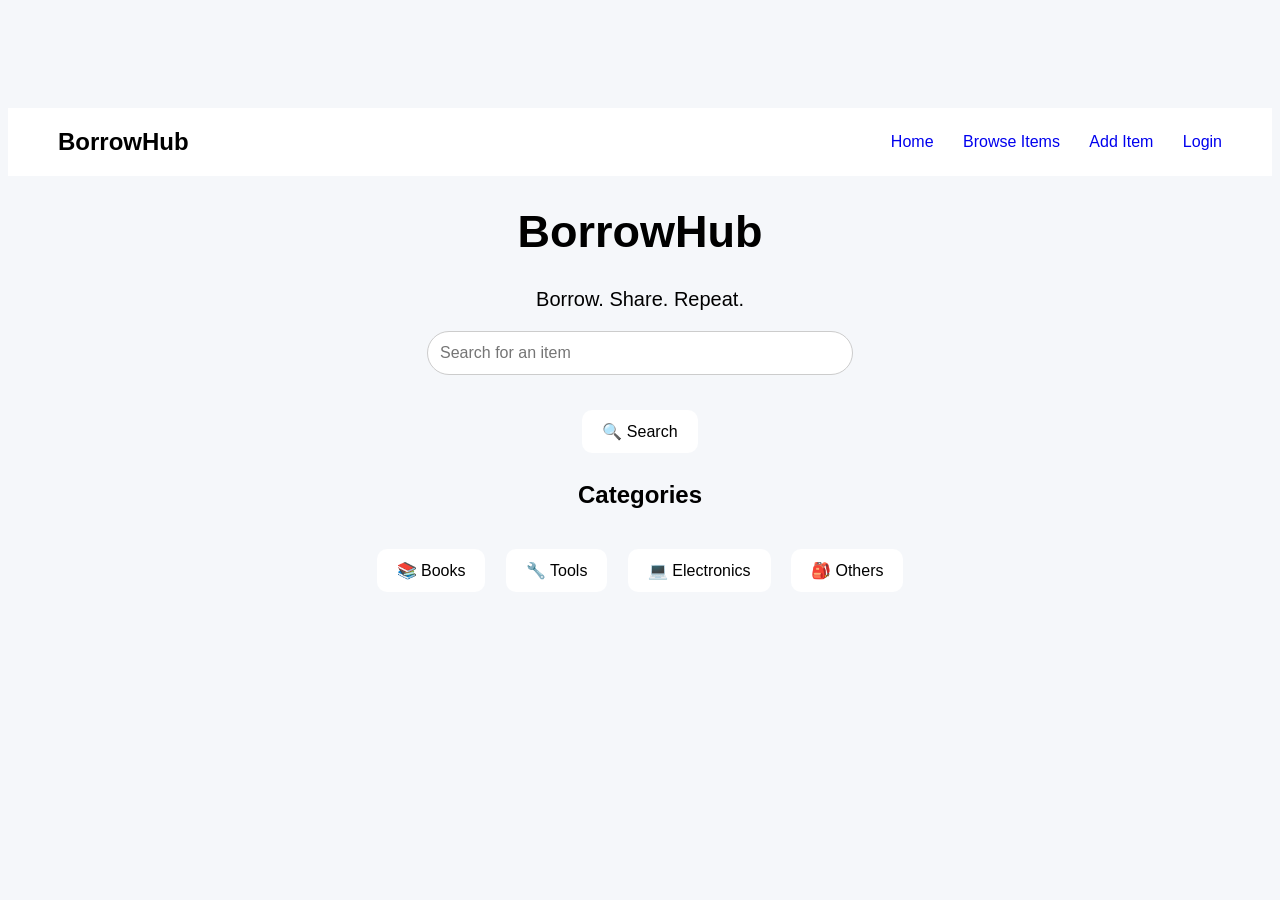
<file: index.html>
<!DOCTYPE html>
<html>

<head>
    <title>BorrowHub</title>
    <link rel="stylesheet" href="style.css">
</head>

<body>

    <nav>
        <h2>BorrowHub</h2>

        <div>
            <a href="index.html">Home</a>
            <a href="browse.html">Browse Items</a>
            <a href="add-item.html">Add Item</a>
            <a href="login.html">Login</a>
        </div>
    </nav>

    <h1>BorrowHub</h1>

    <p>Borrow. Share. Repeat.</p>

    <input type="text" id="searchBox" placeholder="Search for an item">

    <button onclick="searchItem()">🔍 Search</button>

    <h2>Categories</h2>

    <button>📚 Books</button>
    <button>🔧 Tools</button>
    <button>💻 Electronics</button>
    <button>🎒 Others</button>

    <script src="script.js"></script>

</body>

</html>
</file>
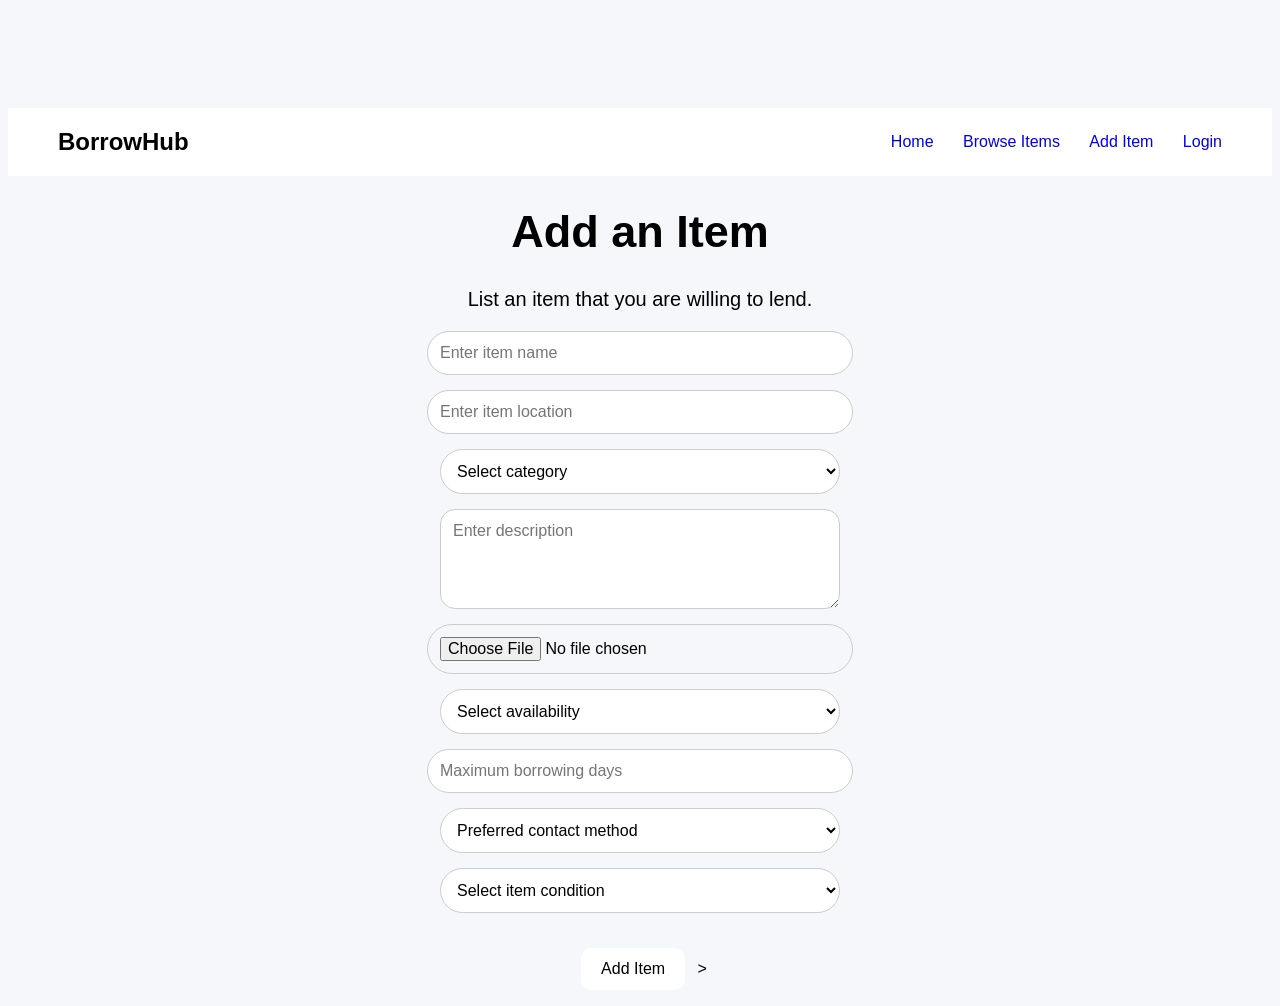
<file: add-item.html>
<!DOCTYPE html>
<html>

<head>
    <title>BorrowHub - Add Item</title>
    <link rel="stylesheet" href="style.css">
</head>

<body>

    <nav>
        <h2>BorrowHub</h2>

        <div>
            <a href="index.html">Home</a>
            <a href="browse.html">Browse Items</a>
            <a href="add-item.html">Add Item</a>
            <a href="login.html">Login</a>
        </div>
    </nav>

    <h1>Add an Item</h1>

    <p>List an item that you are willing to lend.</p>

    <input type="text" placeholder="Enter item name">
    <input type="text" placeholder="Enter item location">
    <select>
    <option value="">Select category</option>
    <option value="Books">📚 Books</option>
    <option value="Tools">🔧 Tools</option>
    <option value="Electronics">💻 Electronics</option>
    <option value="Others">🎒 Others</option>
</select>

    <textarea placeholder="Enter description"></textarea>
    <input type="file" accept="image/*">
    <select>
    <option value="">Select availability</option>
    <option value="available">Available</option>
    <option value="not-available">Not Available</option>
</select>
<input type="number" placeholder="Maximum borrowing days" min="1">
<select>
    <option value="">Preferred contact method</option>
    <option value="email">📧 Email</option>
    <option value="phone">📱 Phone</option>
</select>
<select>
    <option value="">Select item condition</option>
    <option value="new">✨ New</option>
    <option value="good">👍 Good</option>
    <option value="used">♻️ Used</option>
</select>
    <button>Add Item</button>

</body>

</html>>
</file>
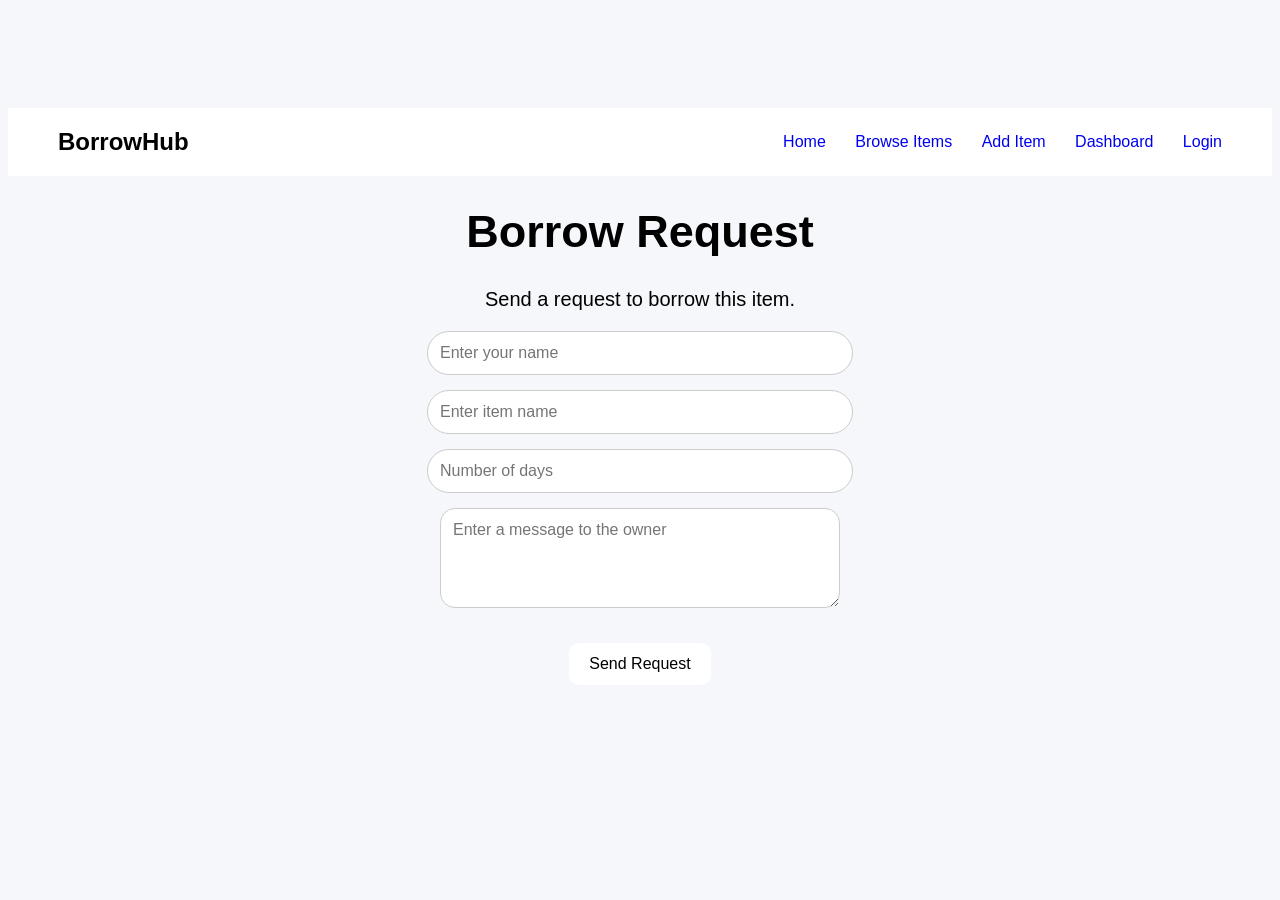
<file: borrow-request.html>
<!DOCTYPE html>
<html>

<head>
    <title>BorrowHub - Borrow Request</title>
    <link rel="stylesheet" href="style.css">
</head>

<body>

    <nav>
        <h2>BorrowHub</h2>

        <div>
            <a href="index.html">Home</a>
            <a href="browse.html">Browse Items</a>
            <a href="add-item.html">Add Item</a>
            <a href="dashboard.html">Dashboard</a>
            <a href="login.html">Login</a>
        </div>
    </nav>

    <h1>Borrow Request</h1>

    <p>Send a request to borrow this item.</p>

    <input type="text" placeholder="Enter your name">

    <input type="text" placeholder="Enter item name">

    <input type="number" placeholder="Number of days" min="1">

    <textarea placeholder="Enter a message to the owner"></textarea>

    <button onclick="window.location.href='dashboard.html'">Send Request</button>

</body>

</html>
</file>
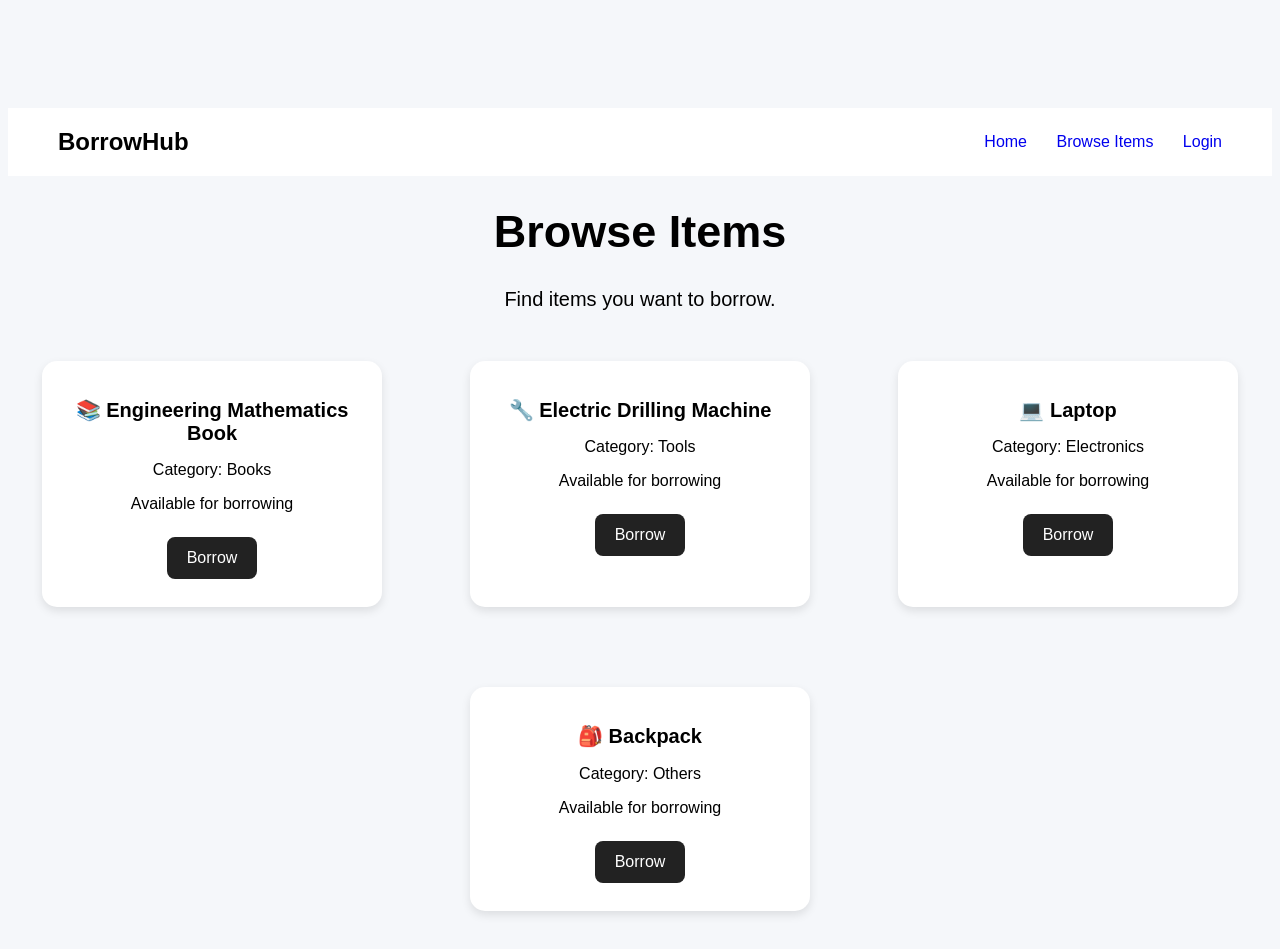
<file: browse.html>
<!DOCTYPE html>
<html>

<head>
    <title>BorrowHub - Browse Items</title>
    <link rel="stylesheet" href="style.css">
</head>

<body>

    <nav>
        <h2>BorrowHub</h2>

        <div>
            <a href="index.html">Home</a>
            <a href="browse.html">Browse Items</a>
            <a href="login.html">Login</a>
        </div>
    </nav>

    <h1>Browse Items</h1>
    <p id="searchResult"></p>

    <p>Find items you want to borrow.</p>

    <div class="items-container">

        <div class="item-card" data-item="Engineering Mathematics Book">

            <h2>📚 Engineering Mathematics Book</h2>

            <p>Category: Books</p>

            <p>Available for borrowing</p>

            <button onclick="window.location.href='borrow-request.html'">
                Borrow
            </button>

        </div>


        <div class="item-card" data-item="Electric Drilling Machine">

            <h2>🔧 Electric Drilling Machine</h2>

            <p>Category: Tools</p>

            <p>Available for borrowing</p>

            <button onclick="window.location.href='borrow-request.html'">
                Borrow
            </button>

        </div>


        <div class="item-card" data-item="Laptop">

            <h2>💻 Laptop</h2>

            <p>Category: Electronics</p>

            <p>Available for borrowing</p>

            <button onclick="window.location.href='borrow-request.html'">
                Borrow
            </button>

        </div>


        <div class="item-card" data-item="Backpack">

            <h2>🎒 Backpack</h2>

            <p>Category: Others</p>

            <p>Available for borrowing</p>

            <button onclick="window.location.href='borrow-request.html'">
                Borrow
            </button>

        </div>

    </div>

    <script src="script.js"></script>

</body>

</html>
</file>
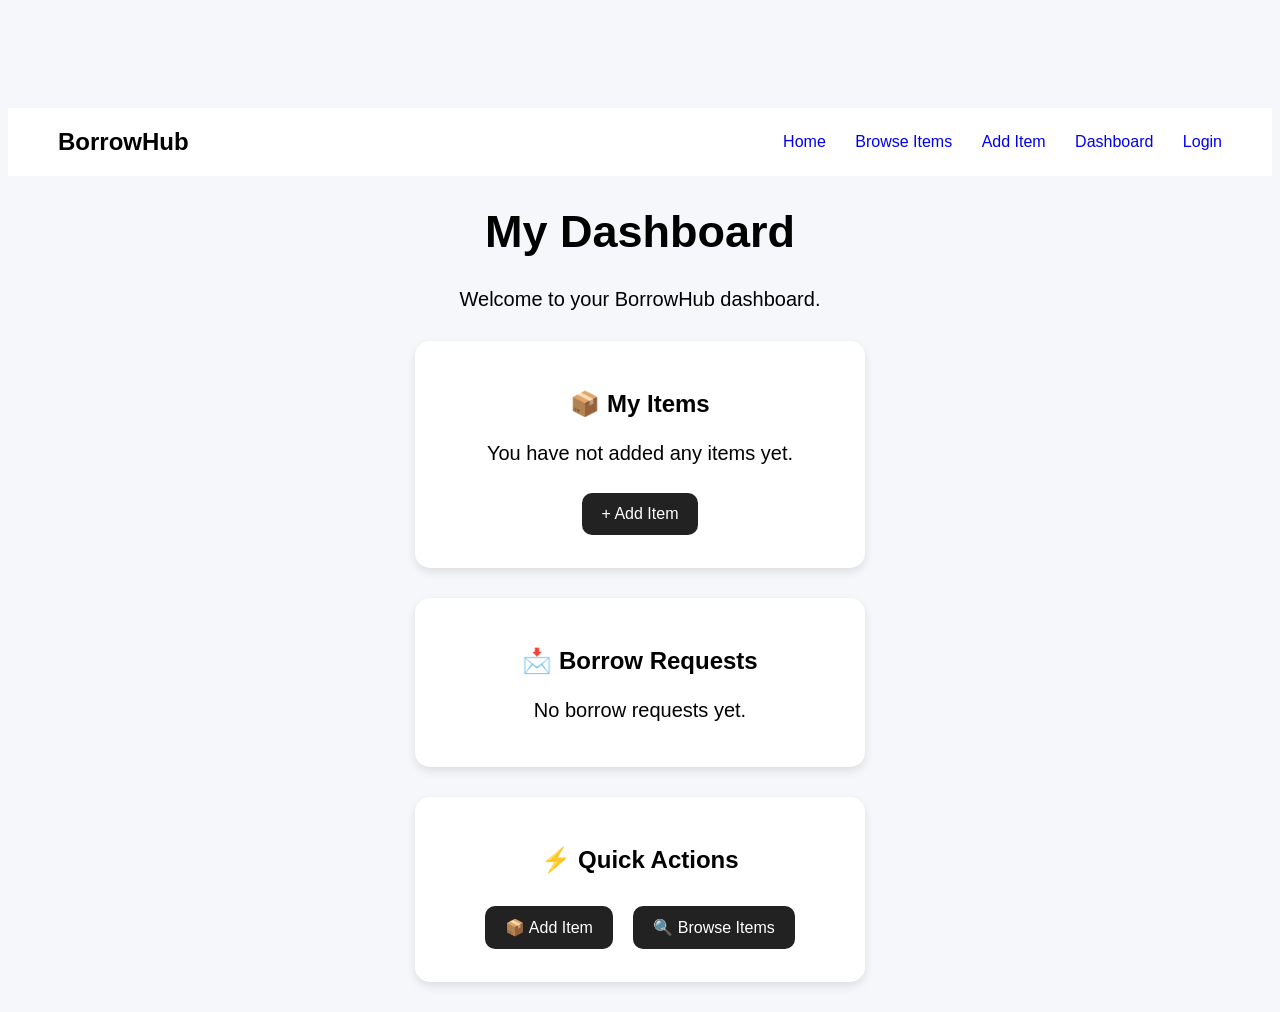
<file: dashboard.html>
<!DOCTYPE html>
<html>

<head>
    <title>BorrowHub - Dashboard</title>
    <link rel="stylesheet" href="style.css">
</head>

<body>

    <nav>
        <h2>BorrowHub</h2>

        <div>
            <a href="index.html">Home</a>
            <a href="browse.html">Browse Items</a>
            <a href="add-item.html">Add Item</a>
            <a href="dashboard.html">Dashboard</a>
            <a href="login.html">Login</a>
        </div>
    </nav>

    <h1>My Dashboard</h1>

    <p>Welcome to your BorrowHub dashboard.</p>

    <div class="dashboard-card">

    <h3>📦 My Items</h3>

    <p>You have not added any items yet.</p>

    <button onclick="window.location.href='add-item.html'">
        + Add Item
    </button>

</div>
    <div class="dashboard-card">

    <h3>📩 Borrow Requests</h3>

    <p>No borrow requests yet.</p>

</div>
<div class="dashboard-card">

    <h3>⚡ Quick Actions</h3>

    <button onclick="window.location.href='add-item.html'">
        📦 Add Item
    </button>

    <button onclick="window.location.href='browse.html'">
        🔍 Browse Items
    </button>

</div>

</body>

</html>
</file>
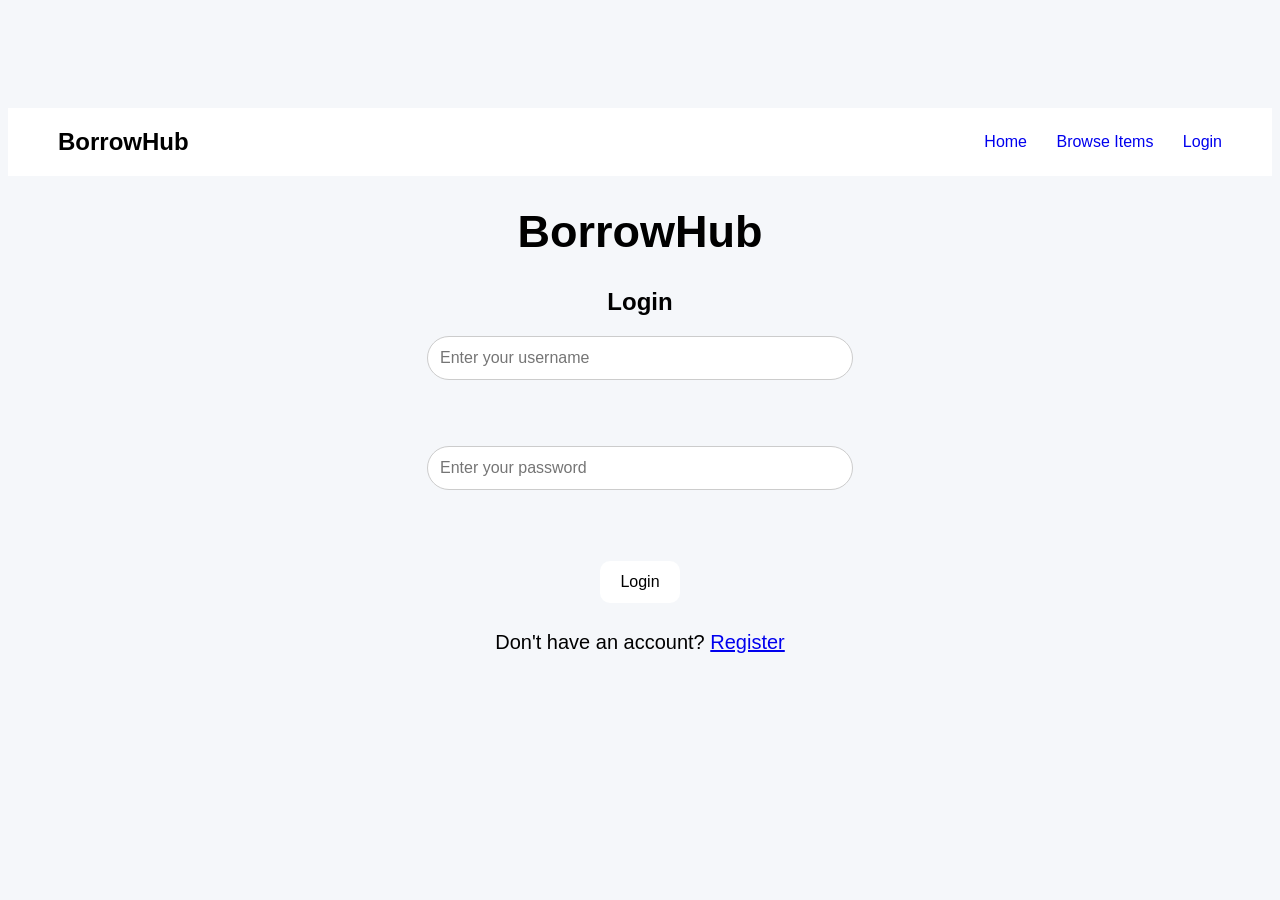
<file: login.html>
<!DOCTYPE html>
<html>

<head>
    <title>BorrowHub - Login</title>
    <link rel="stylesheet" href="style.css">
</head>

<body>
    <nav>
    <h2>BorrowHub</h2>

    <div>
        <a href="index.html">Home</a>
        <a href="#">Browse Items</a>
        <a href="login.html">Login</a>
    </div>
</nav>

    <h1>BorrowHub</h1>

    <h2>Login</h2>

    <input type="text" id="username" placeholder="Enter your username">

    <br><br>

    <input type="password" id="password" placeholder="Enter your password">

    <br><br>

    <button onclick="validateLogin()">Login</button>
    <p>Don't have an account? <a href="register.html">Register</a></p>
    <script src="script.js"></script>

</body>

</html>
</file>
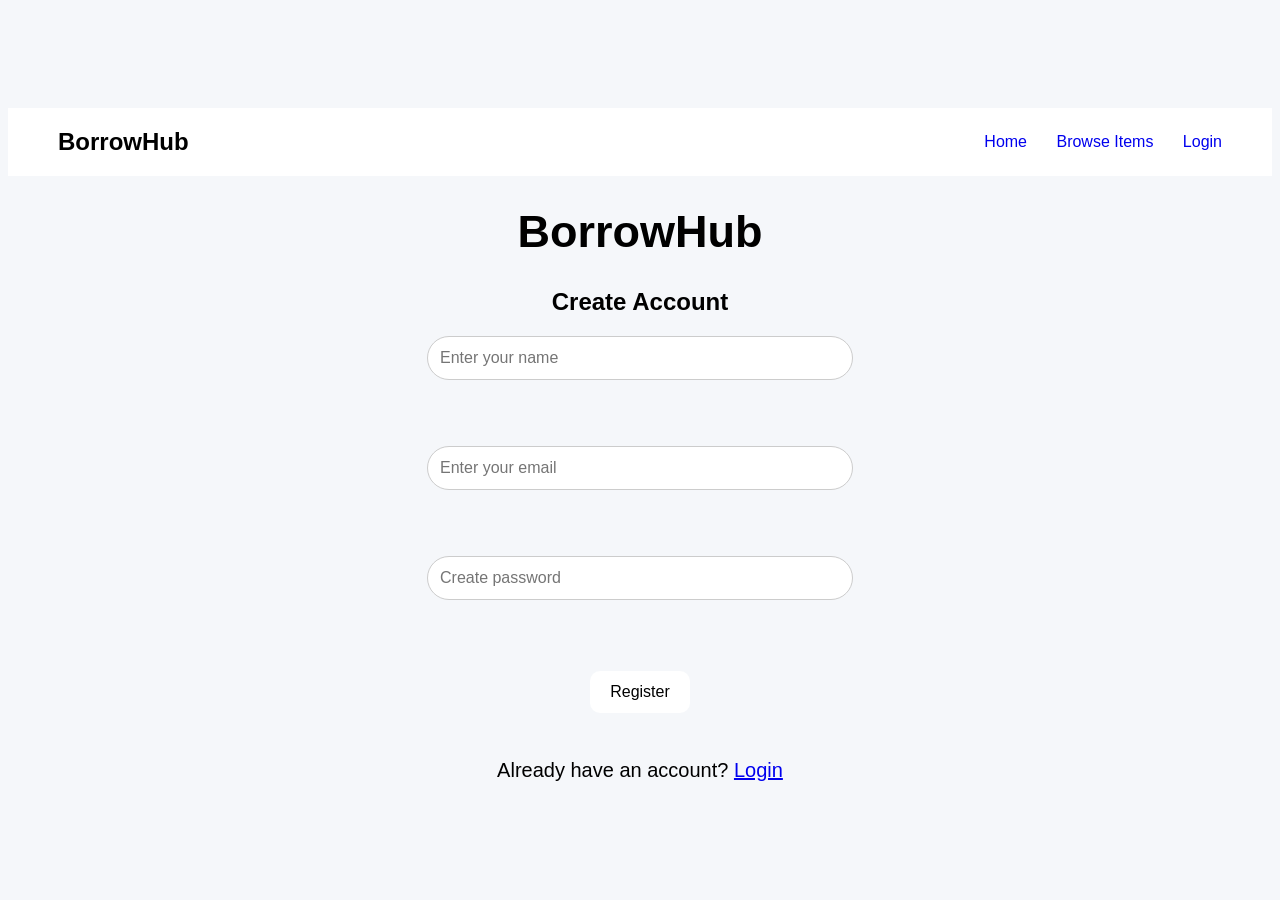
<file: register.html>
<!DOCTYPE html>
<html>

<head>
    <title>BorrowHub - Register</title>
    <link rel="stylesheet" href="style.css">
</head>

<body>
    <nav>
    <h2>BorrowHub</h2>

    <div>
        <a href="index.html">Home</a>
        <a href="#">Browse Items</a>
        <a href="login.html">Login</a>
    </div>
</nav>

    <h1>BorrowHub</h1>

    <h2>Create Account</h2>

    <input type="text" id="name" placeholder="Enter your name">

    <br><br>

    <input type="email" id="email" placeholder="Enter your email">

    <br><br>

    <input type="password" id="registerPassword" placeholder="Create password">

    <br><br>

    <button onclick="validateRegister()">Register</button>

    <br><br>

    <p>Already have an account? <a href="login.html">Login</a></p>
    <script src="script.js"></script>

</body>

</html>
</file>
<file: style.css>
body {
    font-family: Arial, sans-serif;
    background-color: #f5f7fa;
    text-align: center;
    padding-top: 100px;
}

h1 {
    font-size: 45px;
}

p {
    font-size: 20px;
}
nav {
    display: flex;
    justify-content: space-between;
    align-items: center;
    padding: 20px 50px;
    background-color: white;
}

nav h2 {
    margin: 0;
}

nav a {
    text-decoration: none;
    margin-left: 25px;
    font-size: 16px;
}
input {
    width: 350px;
    padding: 12px;
    border: 1px solid #ccc;
    border-radius: 25px;
    font-size: 16px;
}
button {
    padding: 12px 20px;
    margin: 8px;
    border: none;
    border-radius: 10px;
    background-color: white;
    font-size: 16px;
    cursor: pointer;
}

button:hover {
    transform: scale(1.05);
}
.item-card {
    width: 300px;
    margin: 30px auto;
    padding: 20px;
    background-color: white;
    border-radius: 15px;
    box-shadow: 0 4px 10px rgba(0, 0, 0, 0.1);
}

.item-card h2 {
    font-size: 20px;
}

.item-card p {
    font-size: 16px;
}
.items-container {
    display: flex;
    justify-content: center;
    gap: 20px;
    flex-wrap: wrap;
}
.item-card button {
    background-color: #222;
    color: white;
    border-radius: 8px;
}

.item-card button:hover {
    transform: scale(1.05);
}
/* Add Item Page */

body {
    box-sizing: border-box;
}

body > input {
    width: 400px;
    display: block;
    margin: 15px auto;
}

body > button {
    margin-top: 20px;
}
textarea {
    width: 400px;
    height: 100px;
    display: block;
    margin: 15px auto;
    padding: 12px;
    border: 1px solid #ccc;
    border-radius: 15px;
    font-size: 16px;
    font-family: Arial, sans-serif;
    box-sizing: border-box;
}
select {
    width: 400px;
    padding: 12px;
    display: block;
    margin: 15px auto;
    border: 1px solid #ccc;
    border-radius: 25px;
    font-size: 16px;
    background-color: white;
    box-sizing: border-box;
}
.dashboard-card {
    width: 400px;
    margin: 30px auto;
    padding: 25px;
    background-color: white;
    border-radius: 15px;
    box-shadow: 0 4px 10px rgba(0, 0, 0, 0.1);
}

.dashboard-card h3 {
    font-size: 24px;
}

.dashboard-card button {
    background-color: #222;
    color: white;
}
@media (max-width: 600px) {

    nav {
        flex-direction: column;
        gap: 15px;
        padding: 20px;
    }

    nav a {
        margin-left: 10px;
        margin-right: 10px;
    }

    input,
    textarea,
    select {
        width: 90%;
    }

    .item-card,
    .dashboard-card {
        width: 85%;
    }

    h1 {
        font-size: 35px;
    }

}
</file>
